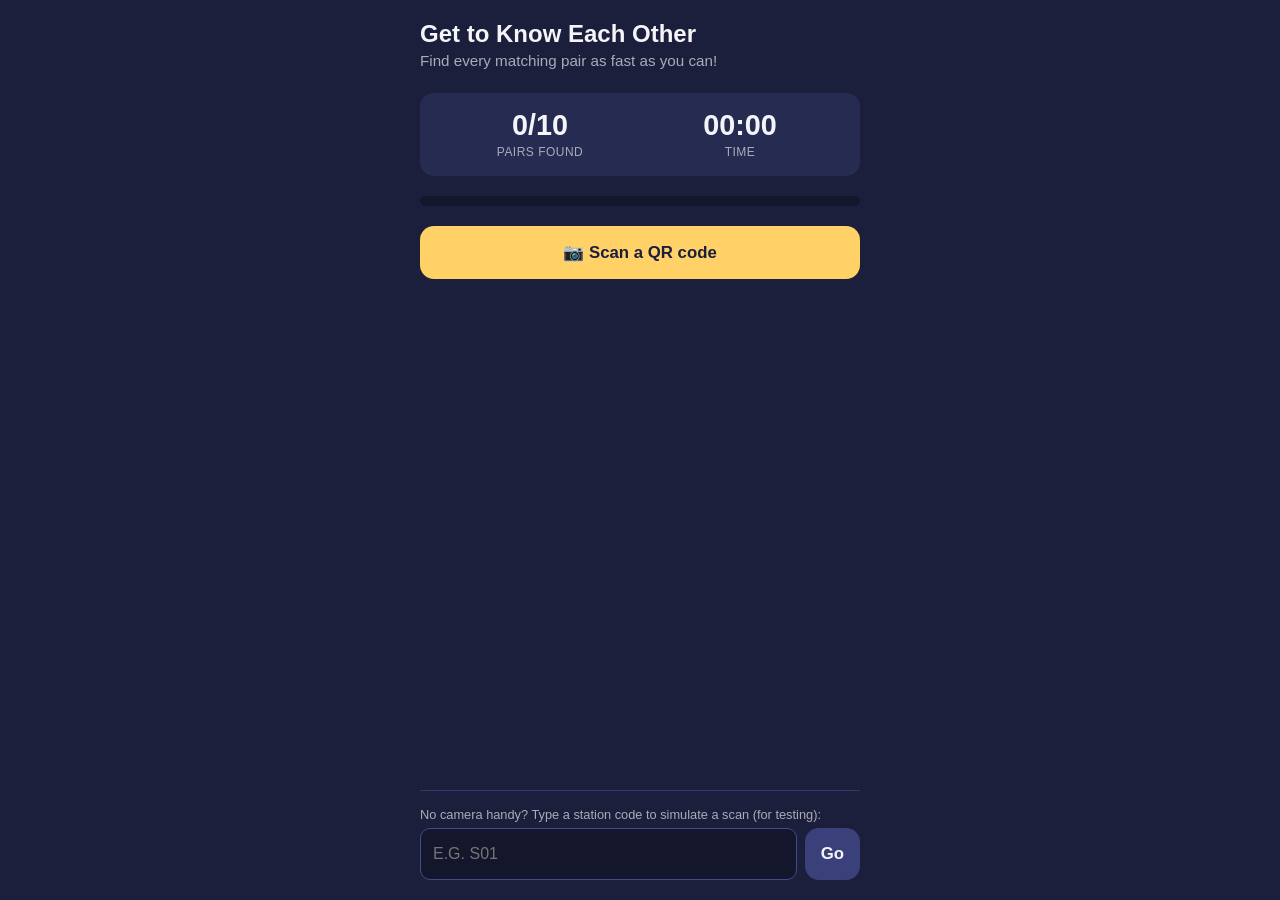
<file: index.html>
<!DOCTYPE html>
<html lang="en">
<head>
<meta charset="UTF-8">
<meta name="viewport" content="width=device-width, initial-scale=1, viewport-fit=cover">
<title>Memory Hunt</title>
<link rel="manifest" href="manifest.json">
<link rel="stylesheet" href="css/style.css">
</head>
<body>
<div id="app">

  <!-- HOME SCREEN -->
  <section id="screen-home" class="screen active">
    <h1 id="game-title">Memory Hunt</h1>
    <p class="subtitle">Find every matching pair as fast as you can!</p>

    <div class="stat-row">
      <div class="stat">
        <span class="num" id="stat-pairs">0/0</span>
        <span class="label">Pairs found</span>
      </div>
      <div class="stat">
        <span class="num" id="stat-time">00:00</span>
        <span class="label">Time</span>
      </div>
    </div>

    <div class="progress-track"><div class="progress-fill" id="progress-fill" style="width:0%"></div></div>

    <div id="banner-area"></div>

    <button class="btn-primary" id="btn-scan">📷 Scan a QR code</button>
    <button class="btn-secondary hidden" id="btn-reset">Reset game</button>

    <div class="manual-entry">
      <label>No camera handy? Type a station code to simulate a scan (for testing):</label>
      <div class="row">
        <input type="text" id="manual-station" placeholder="e.g. S01" maxlength="8">
        <button class="btn-secondary" id="btn-manual-go" style="margin:0;">Go</button>
      </div>
    </div>
  </section>

  <!-- SCANNER SCREEN -->
  <section id="screen-scan" class="screen">
    <h1>Scan a code</h1>
    <p class="scan-hint">Point your camera at a QR code hidden around the area.</p>
    <video id="scanner-video" muted playsinline></video>
    <p class="scan-hint" id="scan-status">Looking for a code…</p>
    <button class="btn-ghost" id="btn-cancel-scan">Cancel</button>
  </section>

  <!-- REVEAL SCREEN -->
  <section id="screen-reveal" class="screen">
    <div class="reveal-center">
      <div class="reveal-card" id="reveal-card">
        <div class="reveal-status" id="reveal-slot-label">Picture 1</div>
        <img id="reveal-photo" class="reveal-photo hidden" alt="">
        <div class="reveal-label" id="reveal-label">???</div>
        <div class="reveal-result" id="reveal-result"></div>
        <div class="hide-timer" id="hide-timer">Hides in 10s</div>
      </div>
    </div>
    <button class="btn-primary" id="btn-reveal-continue">Continue</button>
  </section>

  <!-- END SCREEN -->
  <section id="screen-end" class="screen">
    <div class="reveal-center">
      <h1>🎉 All pairs found!</h1>
      <div class="reveal-card">
        <div class="reveal-status">Final time</div>
        <div class="reveal-label" id="final-time">00:00</div>
      </div>
    </div>
    <button class="btn-primary" id="btn-play-again">Play again</button>
  </section>

</div>

<script src="js/app.js"></script>
</body>
</html>
</file>
<file: css/style.css>
* { box-sizing: border-box; }
html, body {
  margin: 0;
  padding: 0;
  background: #1b1f3b;
  color: #f4f4f9;
  font-family: -apple-system, "Segoe UI", Roboto, sans-serif;
  height: 100%;
}
#app {
  max-width: 480px;
  margin: 0 auto;
  min-height: 100vh;
  display: flex;
  flex-direction: column;
  padding: 20px;
}
.screen { display: none; flex: 1; flex-direction: column; }
.screen.active { display: flex; }

h1 { font-size: 1.5rem; margin: 0 0 4px; }
.subtitle { color: #aab; margin: 0 0 24px; font-size: 0.95rem; }

.stat-row {
  display: flex;
  justify-content: space-between;
  background: #262b52;
  border-radius: 14px;
  padding: 16px 20px;
  margin-bottom: 20px;
}
.stat { text-align: center; flex: 1; }
.stat .num { font-size: 1.8rem; font-weight: 700; display: block; }
.stat .label { font-size: 0.75rem; color: #aab; text-transform: uppercase; letter-spacing: 0.04em; }

button {
  font-size: 1.05rem;
  padding: 16px;
  border-radius: 14px;
  border: none;
  cursor: pointer;
  font-weight: 600;
}
.btn-primary { background: #ffd166; color: #1b1f3b; margin-bottom: 12px; }
.btn-secondary { background: #3a4079; color: #f4f4f9; margin-bottom: 12px; }
.btn-ghost { background: transparent; color: #aab; text-decoration: underline; }

.manual-entry {
  margin-top: auto;
  padding-top: 16px;
  border-top: 1px solid #333a6b;
}
.manual-entry label { display: block; font-size: 0.8rem; color: #aab; margin-bottom: 6px; }
.manual-entry .row { display: flex; gap: 8px; }
.manual-entry input {
  flex: 1;
  padding: 12px;
  border-radius: 10px;
  border: 1px solid #444a8a;
  background: #14172c;
  color: #fff;
  font-size: 1rem;
  text-transform: uppercase;
}

#scanner-video {
  width: 100%;
  border-radius: 14px;
  background: #000;
  margin-bottom: 16px;
}
.scan-hint { text-align: center; color: #aab; margin-bottom: 16px; }

.reveal-center {
  flex: 1;
  display: flex;
  flex-direction: column;
  align-items: center;
  justify-content: center;
  text-align: center;
}
.countdown-num { font-size: 4.5rem; font-weight: 700; color: #ffd166; }
.reveal-card {
  background: #262b52;
  border-radius: 20px;
  padding: 40px 24px;
  width: 100%;
}
.reveal-label { font-size: 2.2rem; font-weight: 700; margin: 12px 0; }
.reveal-photo {
  display: block;
  width: 100%;
  max-height: 280px;
  object-fit: cover;
  border-radius: 14px;
  margin-bottom: 4px;
}
.reveal-status { font-size: 1rem; color: #aab; margin-bottom: 8px; }
.reveal-result { font-size: 1.2rem; font-weight: 600; margin-top: 16px; }
.result-match { color: #6ee7a0; }
.result-nomatch { color: #ff9b9b; }
.result-pending { color: #aab; }
.result-already { color: #9bb7ff; }
.hide-timer { font-size: 0.8rem; color: #777fa8; margin-top: 18px; }

.progress-track {
  background: #14172c;
  border-radius: 10px;
  height: 10px;
  overflow: hidden;
  margin-bottom: 20px;
}
.progress-fill { background: #6ee7a0; height: 100%; transition: width 0.3s; }

.banner {
  background: #2e3463;
  border-radius: 14px;
  padding: 14px 18px;
  margin-bottom: 16px;
  font-size: 0.95rem;
}
.hidden { display: none !important; }
</file>
